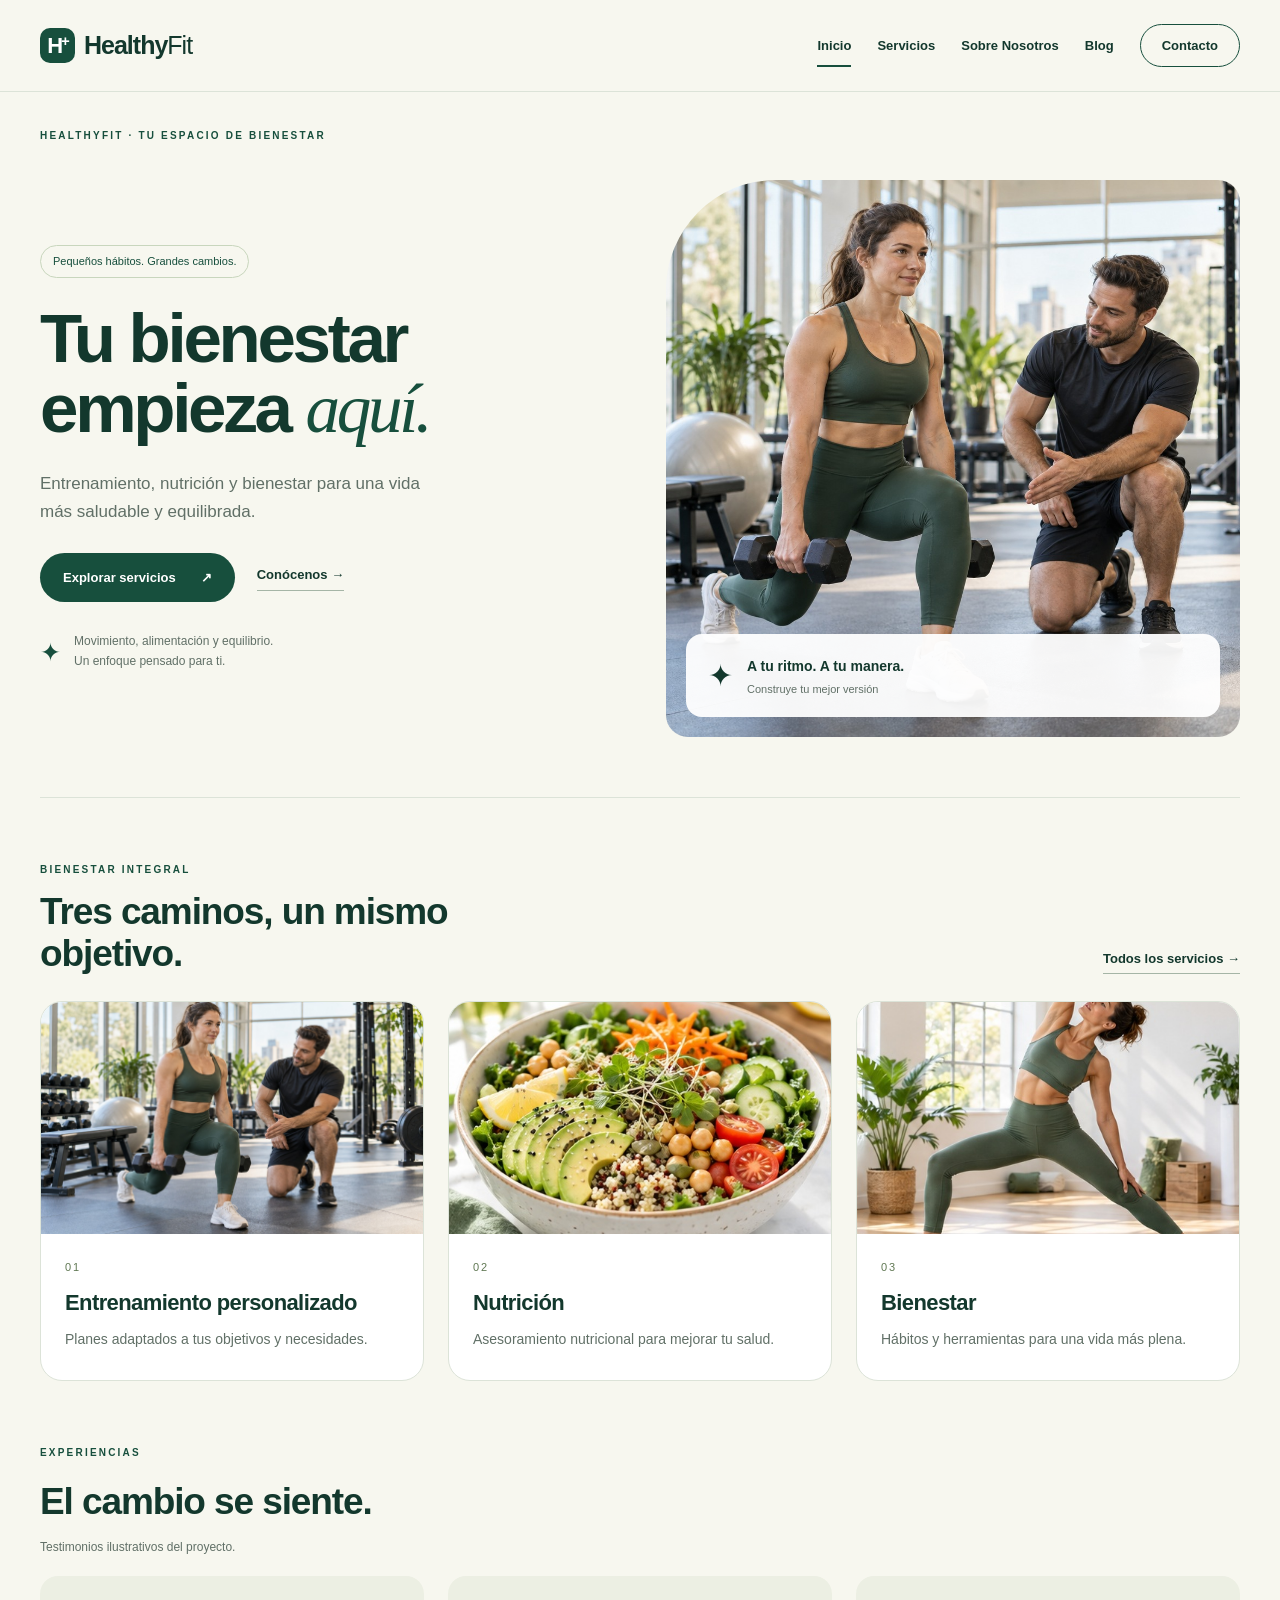
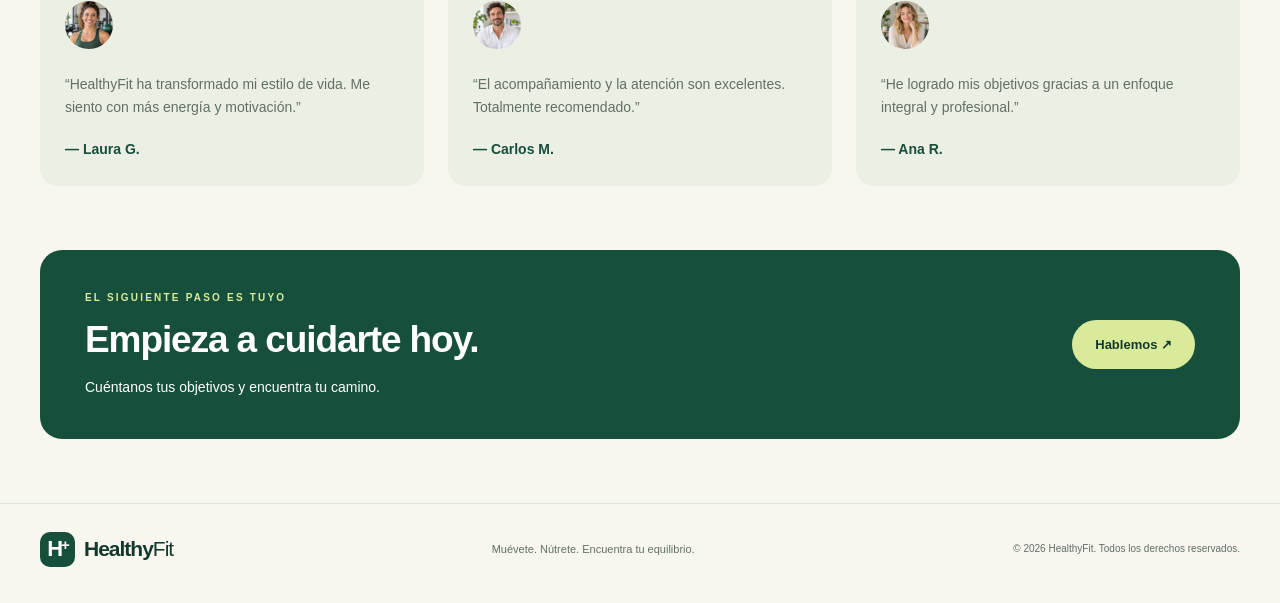
<file: index.html>
<!DOCTYPE html>
<html lang="es">
    <head>
        <meta charset="UTF-8"/>
        <meta content="width=device-width, initial-scale=1.0" name="viewport"/>
        <title>Inicio | HealthyFit</title>
        <meta content="#176449" name="theme-color"/>
        <meta content="HealthyFit: entrenamiento personalizado, nutrición y bienestar para una vida equilibrada." name="description"/>
        <link href="estilos.css" rel="stylesheet"/>
    </head>
    <body class="page-index">
        <a class="skip" href="#contenido">Saltar al contenido</a>
        <header>
            <a class="logo" href="index.html"><span aria-hidden="true" class="brand-icon">H<span>+</span></span>Healthy<span class="brand-light">Fit</span></a>
            <button aria-controls="menu-principal" aria-expanded="false" class="menu-toggle" hidden="">Menú <span aria-hidden="true">☰</span></button>
            <nav aria-label="Navegación principal" id="menu-principal">
                <a aria-current="page" href="index.html">Inicio</a>
                <a href="servicios.html">Servicios</a>
                <a href="nosotros.html">Sobre Nosotros</a>
                <a href="blog.html">Blog</a>
                <a href="contacto.html">Contacto</a>
            </nav>
        </header>
        <main id="contenido">
            <p class="eyebrow">HEALTHYFIT · TU ESPACIO DE BIENESTAR</p>
            <section class="hero">
                <div>
                    <span class="pill">Pequeños hábitos. Grandes cambios.</span>
                    <h1>Tu bienestar<br/>empieza <em>aquí.</em></h1>
                    <p>Entrenamiento, nutrición y bienestar para una vida más saludable y equilibrada.</p>
                    <div class="hero-actions">
                        <a class="button" href="servicios.html">Explorar servicios <span aria-hidden="true">↗</span></a>
                        <a class="text-link" href="nosotros.html">Conócenos →</a>
                    </div>
                    <div class="hero-note">
                        <span aria-hidden="true">✦</span>
                        Movimiento, alimentación y equilibrio.
                        <br/>
                        Un enfoque pensado para ti.
                    </div>
                </div>
                <div class="hero-visual">
                    <img alt="Entrenamiento HealthyFit" class="site-photo" src="imagenes/entrenamiento.jpg"/>
                    <div class="image-caption">
                        <span aria-hidden="true">✦</span>
                        <div>
                            <strong>A tu ritmo. A tu manera.</strong>
                            <small>Construye tu mejor versión</small>
                        </div>
                    </div>
                </div>
            </section>
            <section>
                <div class="section-heading">
                    <div>
                        <p class="eyebrow">BIENESTAR INTEGRAL</p>
                        <h2>Tres caminos, un mismo objetivo.</h2>
                    </div>
                    <a class="text-link" href="servicios.html">Todos los servicios →</a>
                </div>
                <div class="grid three">
                    <article class="card">
                        <img alt="Entrenamiento personalizado" class="site-photo" loading="lazy" src="imagenes/entrenamiento.jpg"/>
                        <div class="card-body">
                            <span class="card-number">01</span>
                            <h3>Entrenamiento personalizado</h3>
                            <p>Planes adaptados a tus objetivos y necesidades.</p>
                        </div>
                    </article>
                    <article class="card">
                        <img alt="Nutrición" class="site-photo" loading="lazy" src="imagenes/nutricion.jpg"/>
                        <div class="card-body">
                            <span class="card-number">02</span>
                            <h3>Nutrición</h3>
                            <p>Asesoramiento nutricional para mejorar tu salud.</p>
                        </div>
                    </article>
                    <article class="card">
                        <img alt="Bienestar" class="site-photo" loading="lazy" src="imagenes/bienestar.jpg"/>
                        <div class="card-body">
                            <span class="card-number">03</span>
                            <h3>Bienestar</h3>
                            <p>Hábitos y herramientas para una vida más plena.</p>
                        </div>
                    </article>
                </div>
            </section>
            <section>
                <p class="eyebrow">EXPERIENCIAS</p>
                <h2>El cambio se siente.</h2>
                <p class="small-note">Testimonios ilustrativos del proyecto.</p>
                <div class="grid three">
                    <article class="quote">
                        <img alt="Retrato ilustrativo" class="avatar testimonial-photo" loading="lazy" src="imagenes/entrenadora.jpg"/>
                        <p>“HealthyFit ha transformado mi estilo de vida. Me siento con más energía y motivación.”</p>
                        <p>— Laura G.</p>
                    </article>
                    <article class="quote">
                        <img alt="Retrato ilustrativo" class="avatar testimonial-photo" loading="lazy" src="imagenes/nutricionista.jpg"/>
                        <p>“El acompañamiento y la atención son excelentes. Totalmente recomendado.”</p>
                        <p>— Carlos M.</p>
                    </article>
                    <article class="quote">
                        <img alt="Retrato ilustrativo" class="avatar testimonial-photo" loading="lazy" src="imagenes/psicologa.jpg"/>
                        <p>“He logrado mis objetivos gracias a un enfoque integral y profesional.”</p>
                        <p>— Ana R.</p>
                    </article>
                </div>
            </section>
            <section class="cta">
                <div>
                    <p class="eyebrow">EL SIGUIENTE PASO ES TUYO</p>
                    <h2>Empieza a cuidarte hoy.</h2>
                    <p>Cuéntanos tus objetivos y encuentra tu camino.</p>
                </div>
                <a class="button light" href="contacto.html">Hablemos ↗</a>
            </section>
        </main>
        <footer>
            <a class="logo" href="index.html"><span aria-hidden="true" class="brand-icon">H<span>+</span></span>Healthy<span class="brand-light">Fit</span></a>
            <p class="footer-tagline">Muévete. Nútrete. Encuentra tu equilibrio.</p>
            <small>© 2026 HealthyFit. Todos los derechos reservados.</small>
        </footer>
        <script src="script.js">
</script>
    </body>
</html>
</file>
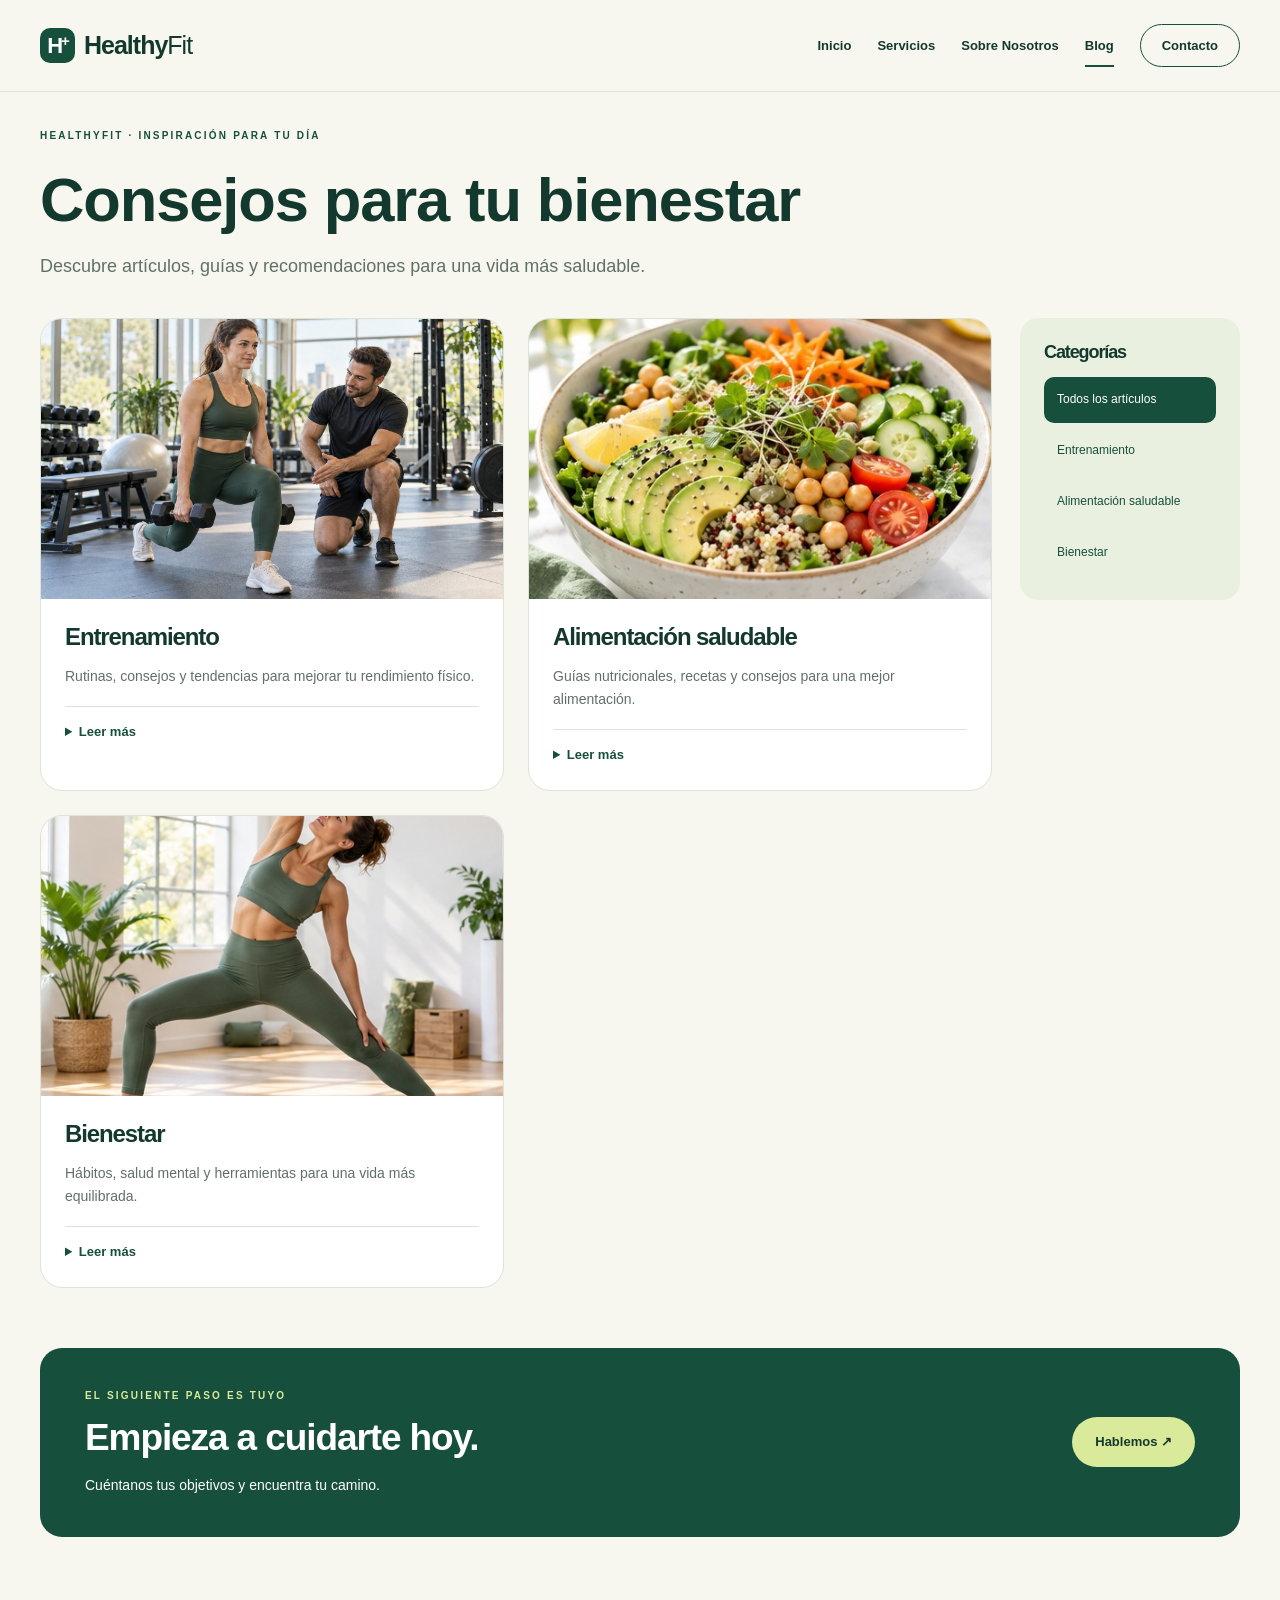
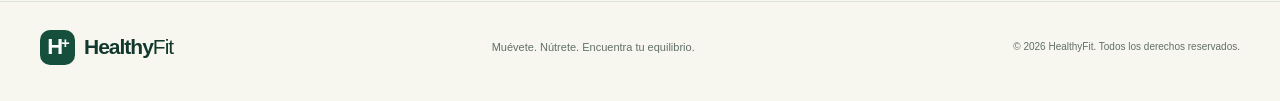
<file: blog.html>
<!DOCTYPE html>
<html lang="es">
    <head>
        <meta charset="UTF-8"/>
        <meta content="width=device-width, initial-scale=1.0" name="viewport"/>
        <title>Blog | HealthyFit</title>
        <meta content="#176449" name="theme-color"/>
        <meta content="HealthyFit: entrenamiento personalizado, nutrición y bienestar para una vida equilibrada." name="description"/>
        <link href="estilos.css" rel="stylesheet"/>
    </head>
    <body class="page-blog">
        <a class="skip" href="#contenido">Saltar al contenido</a>
        <header>
            <a class="logo" href="index.html"><span aria-hidden="true" class="brand-icon">H<span>+</span></span>Healthy<span class="brand-light">Fit</span></a>
            <button aria-controls="menu-principal" aria-expanded="false" class="menu-toggle" hidden="">Menú <span aria-hidden="true">☰</span></button>
            <nav aria-label="Navegación principal" id="menu-principal">
                <a href="index.html">Inicio</a>
                <a href="servicios.html">Servicios</a>
                <a href="nosotros.html">Sobre Nosotros</a>
                <a aria-current="page" href="blog.html">Blog</a>
                <a href="contacto.html">Contacto</a>
            </nav>
        </header>
        <main id="contenido">
            <p class="eyebrow">HEALTHYFIT · INSPIRACIÓN PARA TU DÍA</p>
            <h1>Consejos para tu bienestar</h1>
            <p>Descubre artículos, guías y recomendaciones para una vida más saludable.</p>
            <div class="blog-layout">
                <section class="grid three">
                    <article class="card">
                        <img alt="Entrenamiento" class="site-photo" loading="lazy" src="imagenes/entrenamiento.jpg"/>
                        <div class="card-body">
                            <h2>Entrenamiento</h2>
                            <p>Rutinas, consejos y tendencias para mejorar tu rendimiento físico.</p>
                            <details>
                                <summary>Leer más</summary>
                                <p>Empieza con una rutina adaptada a tu nivel y aumenta la actividad de forma progresiva. La constancia y la orientación profesional te ayudan a mantener hábitos.</p>
                            </details>
                        </div>
                    </article>
                    <article class="card">
                        <img alt="Alimentación saludable" class="site-photo" loading="lazy" src="imagenes/nutricion.jpg"/>
                        <div class="card-body">
                            <h2>Alimentación saludable</h2>
                            <p>Guías nutricionales, recetas y consejos para una mejor alimentación.</p>
                            <details>
                                <summary>Leer más</summary>
                                <p>Planifica tus comidas y organiza tu compra semanal. Una asesoría nutricional puede ayudarte a adaptar tu alimentación a tus necesidades.</p>
                            </details>
                        </div>
                    </article>
                    <article class="card">
                        <img alt="Bienestar" class="site-photo" loading="lazy" src="imagenes/bienestar.jpg"/>
                        <div class="card-body">
                            <h2>Bienestar</h2>
                            <p>Hábitos, salud mental y herramientas para una vida más equilibrada.</p>
                            <details>
                                <summary>Leer más</summary>
                                <p>Reserva momentos para descansar y disfrutar de actividades que te gusten. Una pausa también forma parte del cuidado personal.</p>
                            </details>
                        </div>
                    </article>
                </section>
                <aside class="categories">
                    <h2>Categorías</h2>
                    <button class="selected" data-filter="all">Todos los artículos</button>
                    <button data-filter="0">Entrenamiento</button>
                    <button data-filter="1">Alimentación saludable</button>
                    <button data-filter="2">Bienestar</button>
                </aside>
            </div>
            <section class="cta">
                <div>
                    <p class="eyebrow">EL SIGUIENTE PASO ES TUYO</p>
                    <h2>Empieza a cuidarte hoy.</h2>
                    <p>Cuéntanos tus objetivos y encuentra tu camino.</p>
                </div>
                <a class="button light" href="contacto.html">Hablemos ↗</a>
            </section>
        </main>
        <footer>
            <a class="logo" href="index.html"><span aria-hidden="true" class="brand-icon">H<span>+</span></span>Healthy<span class="brand-light">Fit</span></a>
            <p class="footer-tagline">Muévete. Nútrete. Encuentra tu equilibrio.</p>
            <small>© 2026 HealthyFit. Todos los derechos reservados.</small>
        </footer>
        <script src="script.js">
</script>
    </body>
</html>
</file>
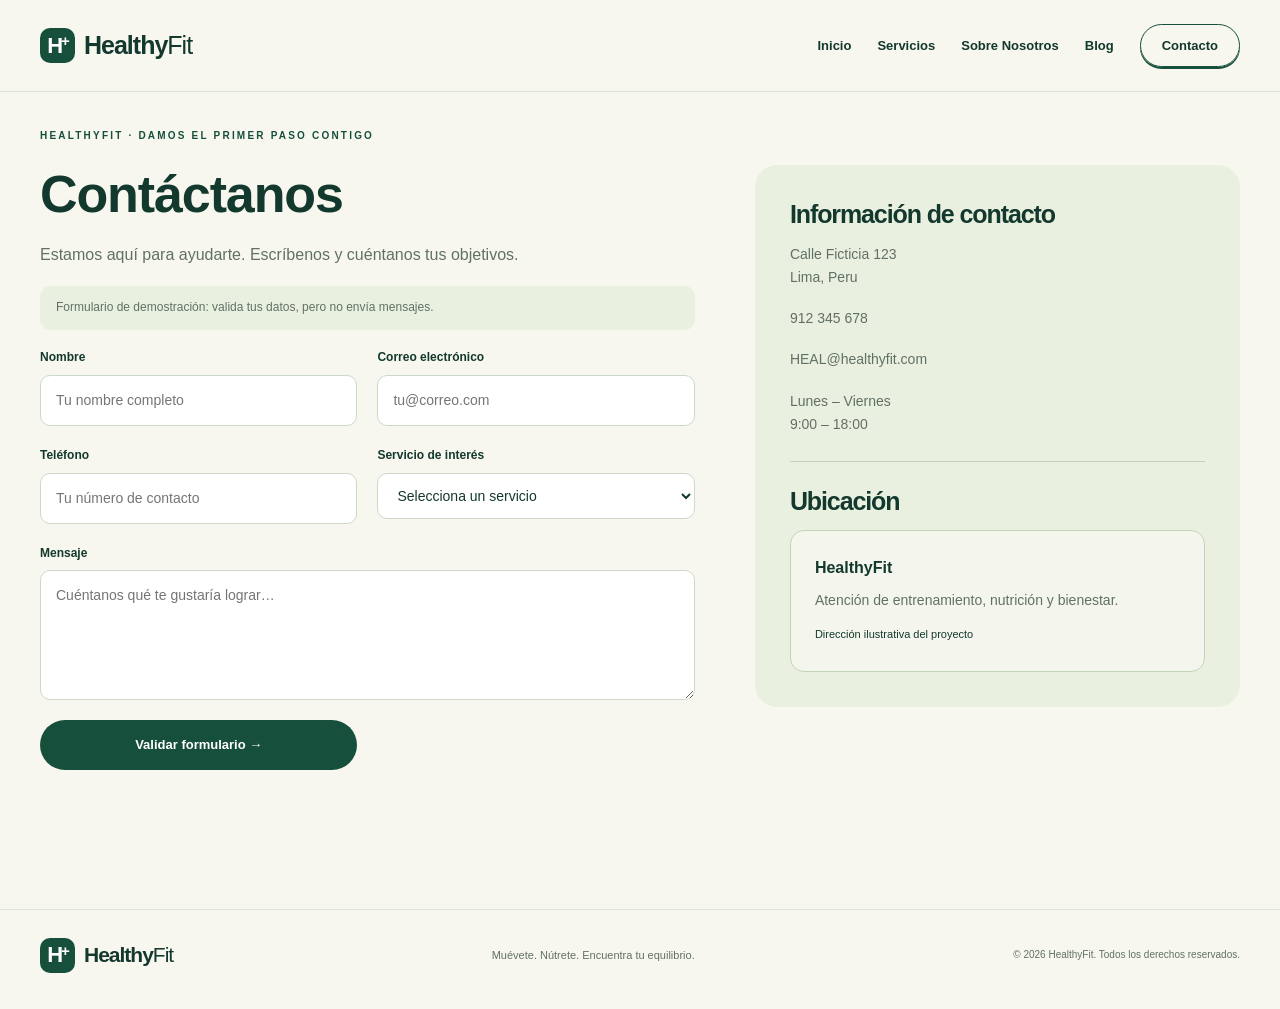
<file: contacto.html>
<!DOCTYPE html>
<html lang="es">
    <head>
        <meta charset="UTF-8"/>
        <meta content="width=device-width, initial-scale=1.0" name="viewport"/>
        <title>Contacto | HealthyFit</title>
        <meta content="#176449" name="theme-color"/>
        <meta content="HealthyFit: entrenamiento personalizado, nutrición y bienestar para una vida equilibrada." name="description"/>
        <link href="estilos.css" rel="stylesheet"/>
    </head>
    <body class="page-contacto">
        <a class="skip" href="#contenido">Saltar al contenido</a>
        <header>
            <a class="logo" href="index.html"><span aria-hidden="true" class="brand-icon">H<span>+</span></span>Healthy<span class="brand-light">Fit</span></a>
            <button aria-controls="menu-principal" aria-expanded="false" class="menu-toggle" hidden="">Menú <span aria-hidden="true">☰</span></button>
            <nav aria-label="Navegación principal" id="menu-principal">
                <a href="index.html">Inicio</a>
                <a href="servicios.html">Servicios</a>
                <a href="nosotros.html">Sobre Nosotros</a>
                <a href="blog.html">Blog</a>
                <a aria-current="page" href="contacto.html">Contacto</a>
            </nav>
        </header>
        <main id="contenido">
            <p class="eyebrow">HEALTHYFIT · DAMOS EL PRIMER PASO CONTIGO</p>
            <div class="contact-layout">
                <section>
                    <h1>Contáctanos</h1>
                    <p>Estamos aquí para ayudarte. Escríbenos y cuéntanos tus objetivos.</p>
                    <p class="form-note">Formulario de demostración: valida tus datos, pero no envía mensajes.</p>
                    <form action="#" class="fullform" method="post">
                        <div class="field">
                            <label for="nombre">Nombre</label>
                            <input autocomplete="name" id="nombre" name="nombre" placeholder="Tu nombre completo" required="" type="text"/>
                        </div>
                        <div class="field">
                            <label for="correo">Correo electrónico</label>
                            <input autocomplete="email" id="correo" name="correo" placeholder="tu@correo.com" required="" type="email"/>
                        </div>
                        <div class="field">
                            <label for="telefono">Teléfono</label>
                            <input autocomplete="tel" id="telefono" name="telefono" placeholder="Tu número de contacto" required="" type="tel"/>
                        </div>
                        <div class="field">
                            <label for="servicio">Servicio de interés</label>
                            <select id="servicio" name="servicio"><option value="">Selecciona un servicio</option>Entrenamiento personalizado<option value="nutricion">Nutrición</option><option value="bienestar">Bienestar</option></select>
                        </div>
                        <div class="field">
                            <label for="mensaje">Mensaje</label>
                            <textarea id="mensaje" name="mensaje" placeholder="Cuéntanos qué te gustaría lograr…" required="" rows="4"></textarea>
                        </div>
                        <button type="submit">Validar formulario →</button>
                        <p class="status" role="status"></p>
                    </form>
                </section>
                <aside class="contact-info">
                    <h2>Información de contacto</h2>
                    <p>Calle Ficticia 123<br/>Lima, Peru</p>
                    <p>912 345 678</p>
                    <p>HEAL@healthyfit.com</p>
                    <p>Lunes – Viernes<br/>9:00 – 18:00</p>
                    <hr/>
                    <h2>Ubicación</h2>
                    <div class="location-panel">
                        <strong>HealthyFit</strong>
                        <p>Atención de entrenamiento, nutrición y bienestar.</p>
                        <small>Dirección ilustrativa del proyecto</small>
                    </div>
                </aside>
            </div>
        </main>
        <footer>
            <a class="logo" href="index.html"><span aria-hidden="true" class="brand-icon">H<span>+</span></span>Healthy<span class="brand-light">Fit</span></a>
            <p class="footer-tagline">Muévete. Nútrete. Encuentra tu equilibrio.</p>
            <small>© 2026 HealthyFit. Todos los derechos reservados.</small>
        </footer>
        <script src="script.js">
</script>
    </body>
</html>
</file>
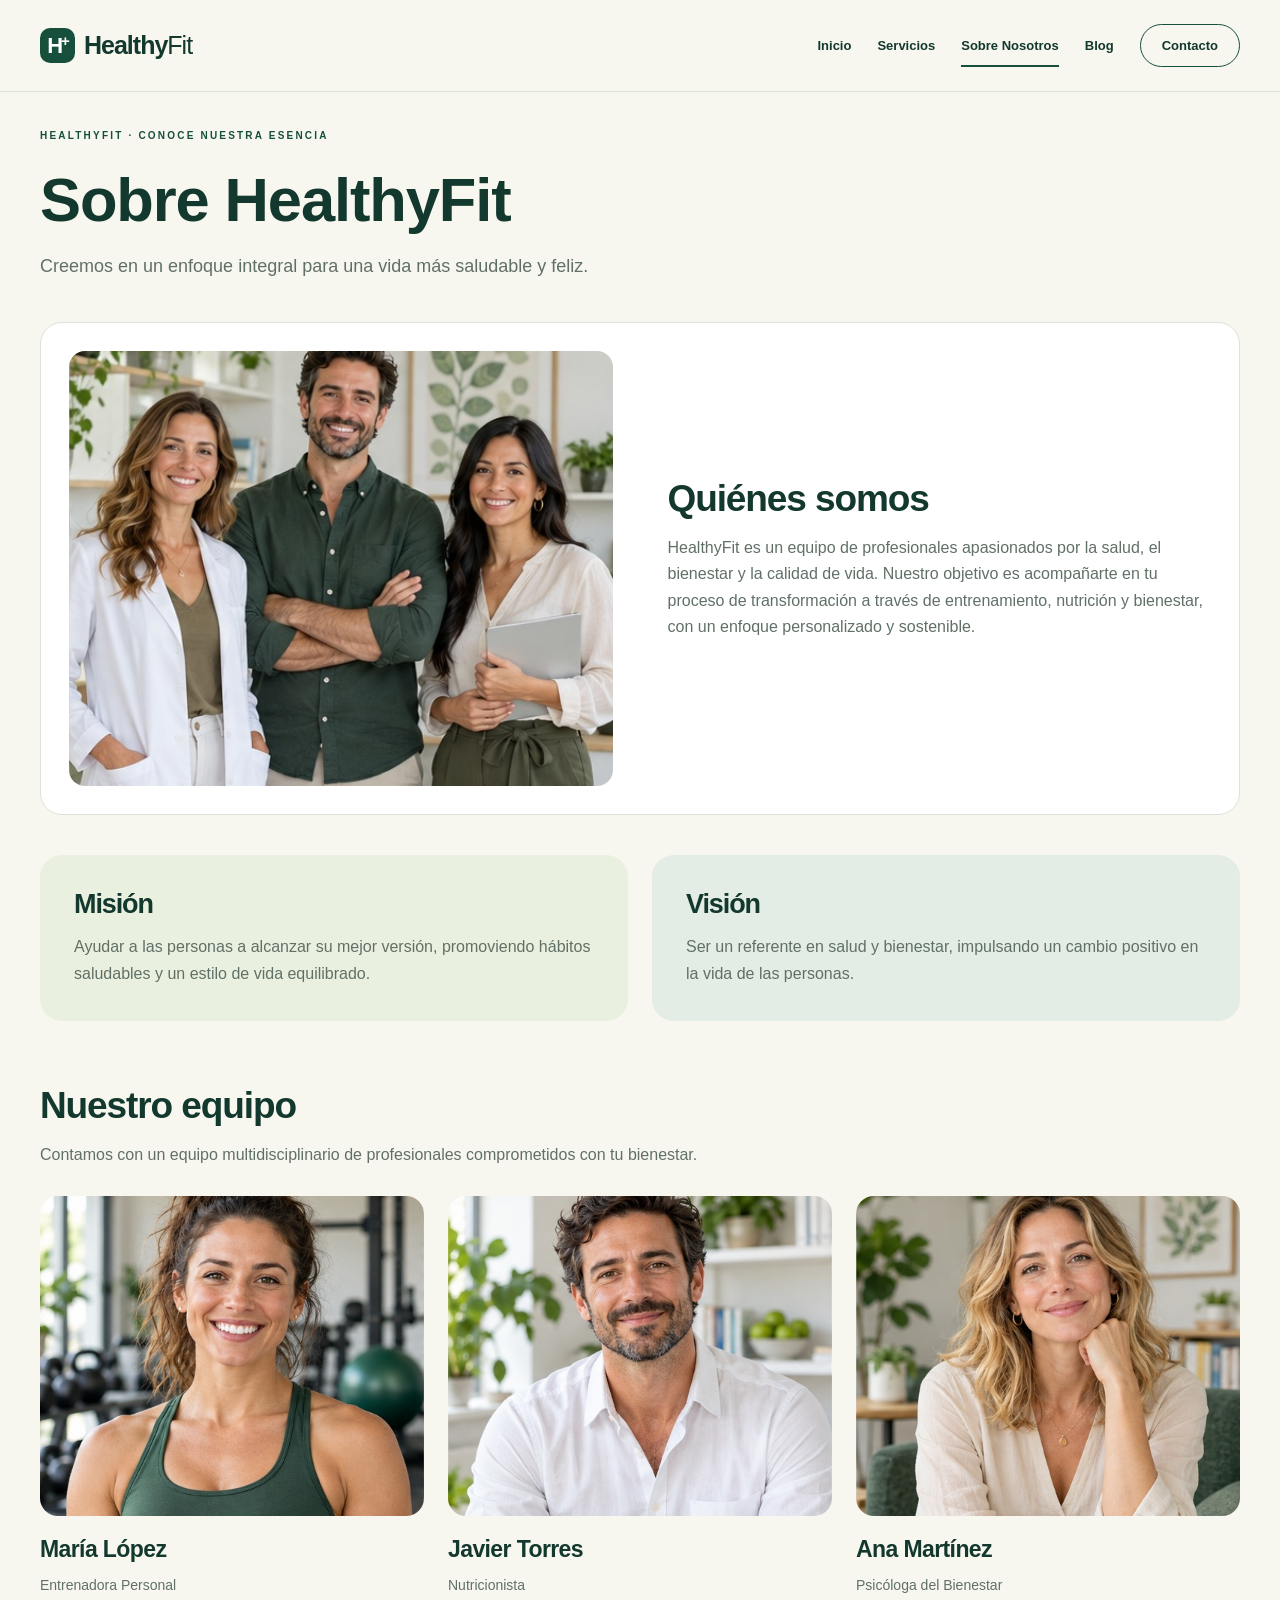
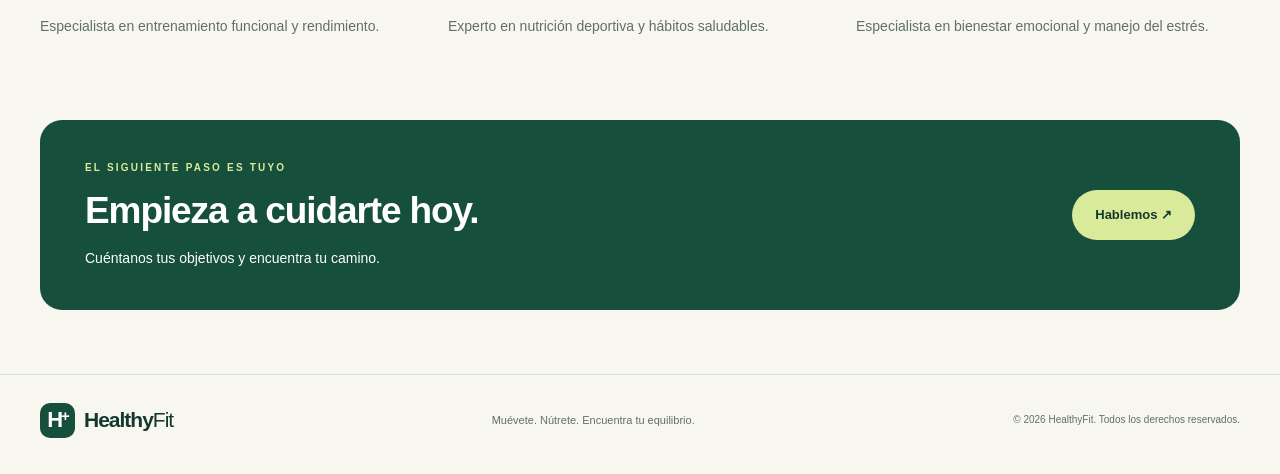
<file: nosotros.html>
<!DOCTYPE html>
<html lang="es">
    <head>
        <meta charset="UTF-8"/>
        <meta content="width=device-width, initial-scale=1.0" name="viewport"/>
        <title>Sobre Nosotros | HealthyFit</title>
        <meta content="#176449" name="theme-color"/>
        <meta content="HealthyFit: entrenamiento personalizado, nutrición y bienestar para una vida equilibrada." name="description"/>
        <link href="estilos.css" rel="stylesheet"/>
    </head>
    <body class="page-nosotros">
        <a class="skip" href="#contenido">Saltar al contenido</a>
        <header>
            <a class="logo" href="index.html"><span aria-hidden="true" class="brand-icon">H<span>+</span></span>Healthy<span class="brand-light">Fit</span></a>
            <button aria-controls="menu-principal" aria-expanded="false" class="menu-toggle" hidden="">Menú <span aria-hidden="true">☰</span></button>
            <nav aria-label="Navegación principal" id="menu-principal">
                <a href="index.html">Inicio</a>
                <a href="servicios.html">Servicios</a>
                <a aria-current="page" href="nosotros.html">Sobre Nosotros</a>
                <a href="blog.html">Blog</a>
                <a href="contacto.html">Contacto</a>
            </nav>
        </header>
        <main id="contenido">
            <p class="eyebrow">HEALTHYFIT · CONOCE NUESTRA ESENCIA</p>
            <h1>Sobre HealthyFit</h1>
            <p>Creemos en un enfoque integral para una vida más saludable y feliz.</p>
            <section class="about-row">
                <img alt="Imagen del equipo" class="site-photo" loading="lazy" src="imagenes/equipo.jpg"/>
                <div>
                    <h2>Quiénes somos</h2>
                    <p>HealthyFit es un equipo de profesionales apasionados por la salud, el bienestar y la calidad de vida. Nuestro objetivo es acompañarte en tu proceso de transformación a través de entrenamiento, nutrición y bienestar, con un enfoque personalizado y sostenible.</p>
                </div>
            </section>
            <section class="grid two">
                <article class="soft">
                    <h2>Misión</h2>
                    <p>Ayudar a las personas a alcanzar su mejor versión, promoviendo hábitos saludables y un estilo de vida equilibrado.</p>
                </article>
                <article class="soft">
                    <h2>Visión</h2>
                    <p>Ser un referente en salud y bienestar, impulsando un cambio positivo en la vida de las personas.</p>
                </article>
            </section>
            <section class="team">
                <h2>Nuestro equipo</h2>
                <p>Contamos con un equipo multidisciplinario de profesionales comprometidos con tu bienestar.</p>
                <div class="grid three">
                    <article>
                        <img alt="Retrato ilustrativo del equipo" class="team-photo" loading="lazy" src="imagenes/entrenadora.jpg"/>
                        <h3>María López</h3>
                        <p>Entrenadora Personal</p>
                        <p>Especialista en entrenamiento funcional y rendimiento.</p>
                    </article>
                    <article>
                        <img alt="Retrato ilustrativo del equipo" class="team-photo" loading="lazy" src="imagenes/nutricionista.jpg"/>
                        <h3>Javier Torres</h3>
                        <p>Nutricionista</p>
                        <p>Experto en nutrición deportiva y hábitos saludables.</p>
                    </article>
                    <article>
                        <img alt="Retrato ilustrativo del equipo" class="team-photo" loading="lazy" src="imagenes/psicologa.jpg"/>
                        <h3>Ana Martínez</h3>
                        <p>Psicóloga del Bienestar</p>
                        <p>Especialista en bienestar emocional y manejo del estrés.</p>
                    </article>
                </div>
            </section>
            <section class="cta">
                <div>
                    <p class="eyebrow">EL SIGUIENTE PASO ES TUYO</p>
                    <h2>Empieza a cuidarte hoy.</h2>
                    <p>Cuéntanos tus objetivos y encuentra tu camino.</p>
                </div>
                <a class="button light" href="contacto.html">Hablemos ↗</a>
            </section>
        </main>
        <footer>
            <a class="logo" href="index.html"><span aria-hidden="true" class="brand-icon">H<span>+</span></span>Healthy<span class="brand-light">Fit</span></a>
            <p class="footer-tagline">Muévete. Nútrete. Encuentra tu equilibrio.</p>
            <small>© 2026 HealthyFit. Todos los derechos reservados.</small>
        </footer>
        <script src="script.js">
</script>
    </body>
</html>
</file>
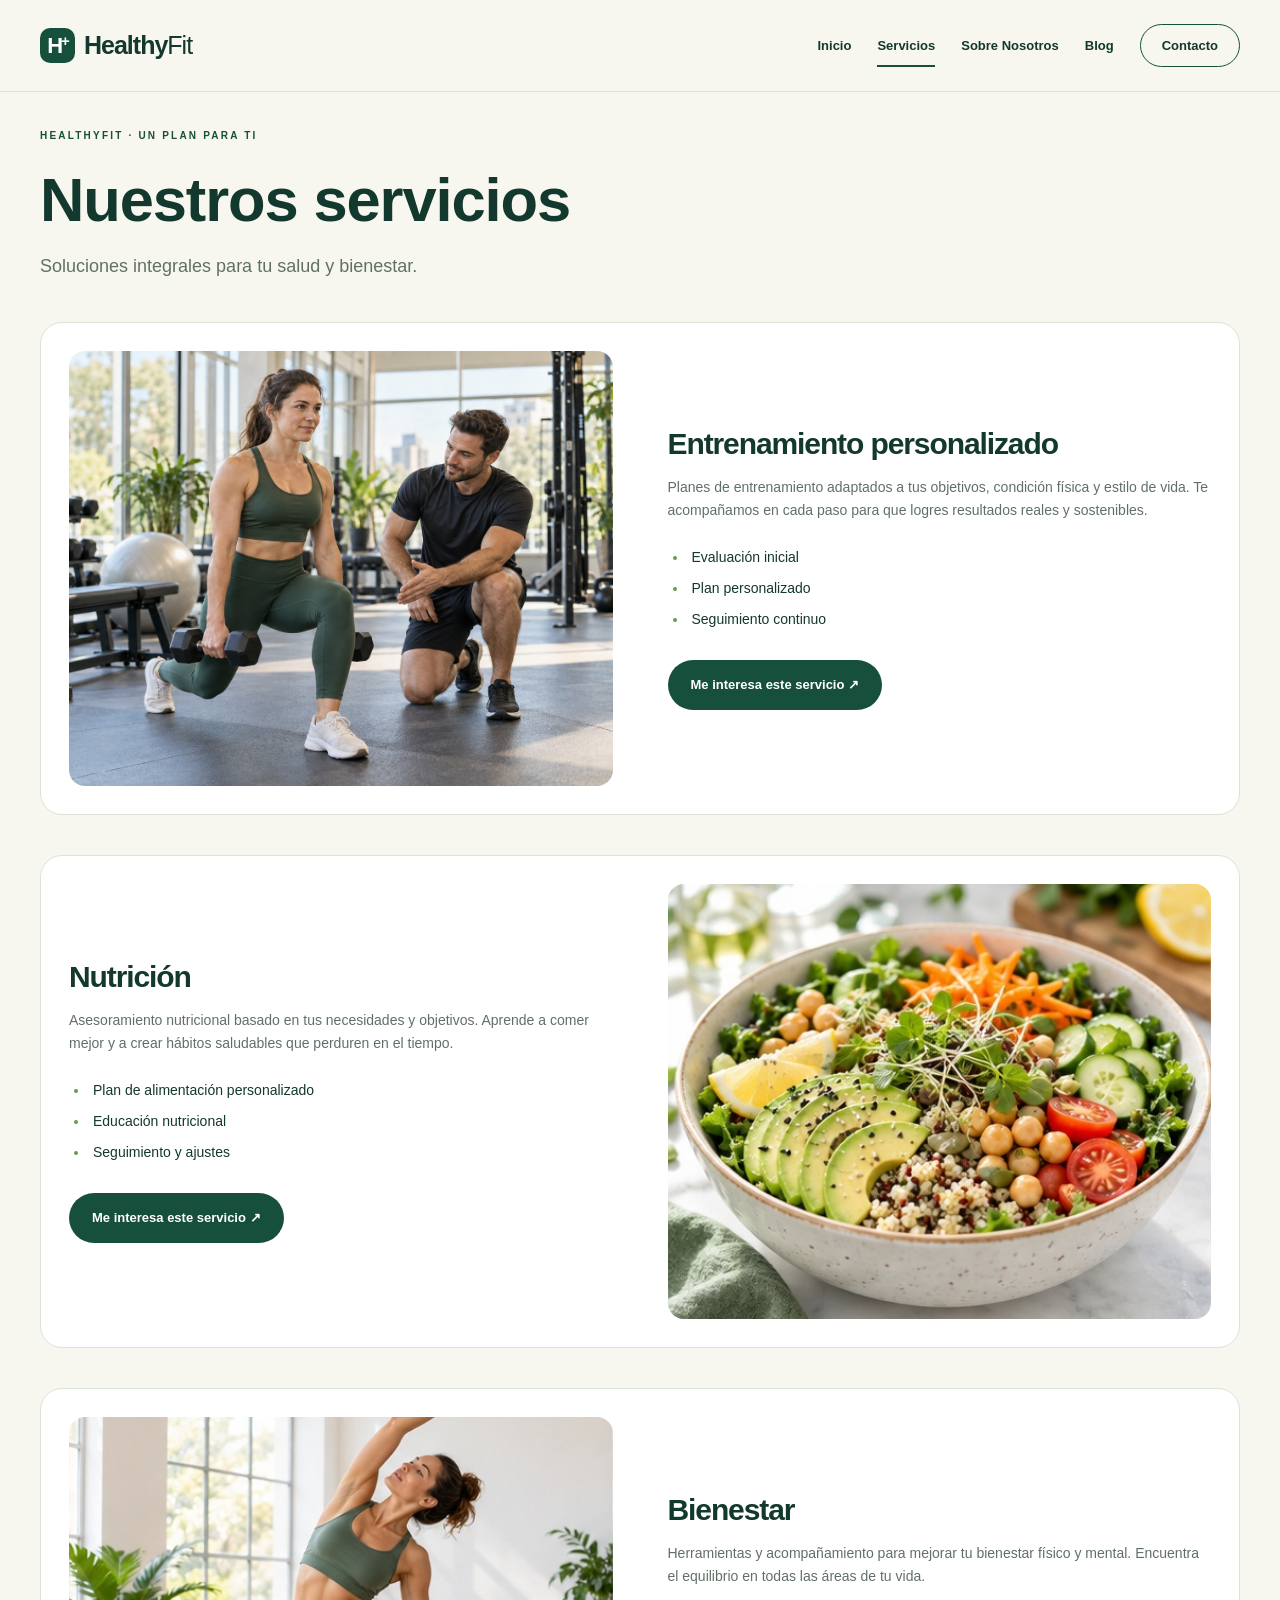
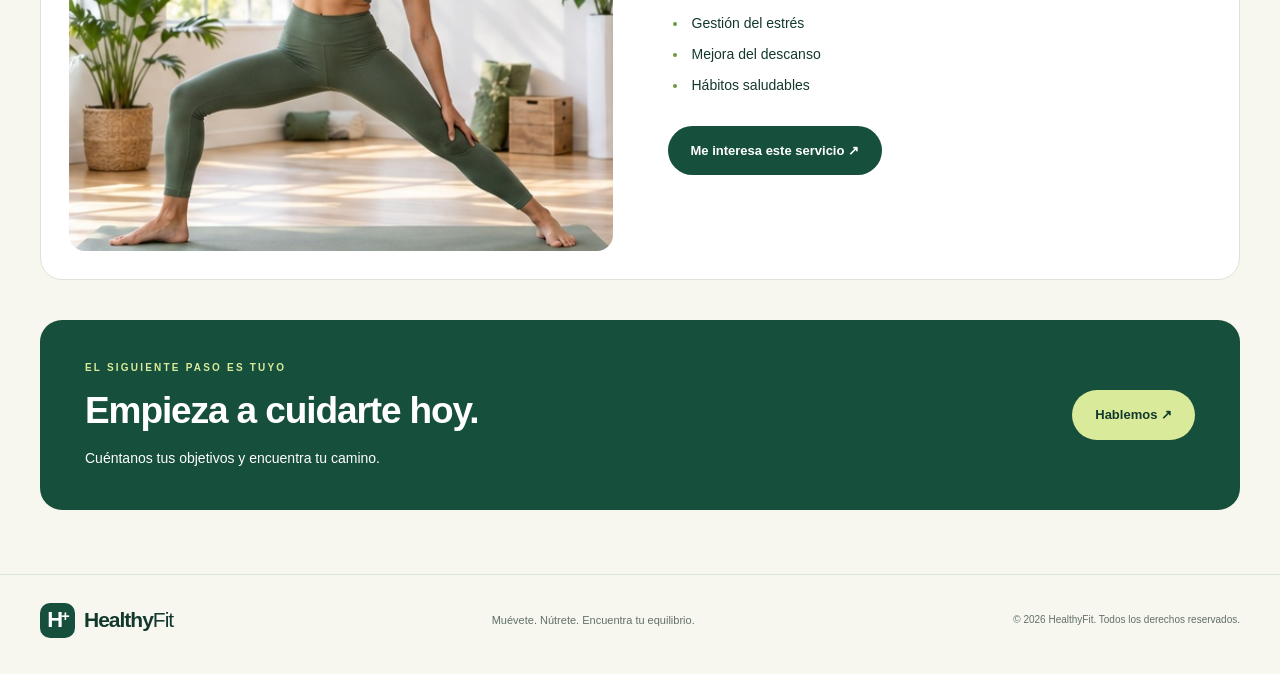
<file: servicios.html>
<!DOCTYPE html>
<html lang="es">
    <head>
        <meta charset="UTF-8"/>
        <meta content="width=device-width, initial-scale=1.0" name="viewport"/>
        <title>Servicios | HealthyFit</title>
        <meta content="#176449" name="theme-color"/>
        <meta content="HealthyFit: entrenamiento personalizado, nutrición y bienestar para una vida equilibrada." name="description"/>
        <link href="estilos.css" rel="stylesheet"/>
    </head>
    <body class="page-servicios">
        <a class="skip" href="#contenido">Saltar al contenido</a>
        <header>
            <a class="logo" href="index.html"><span aria-hidden="true" class="brand-icon">H<span>+</span></span>Healthy<span class="brand-light">Fit</span></a>
            <button aria-controls="menu-principal" aria-expanded="false" class="menu-toggle" hidden="">Menú <span aria-hidden="true">☰</span></button>
            <nav aria-label="Navegación principal" id="menu-principal">
                <a href="index.html">Inicio</a>
                <a aria-current="page" href="servicios.html">Servicios</a>
                <a href="nosotros.html">Sobre Nosotros</a>
                <a href="blog.html">Blog</a>
                <a href="contacto.html">Contacto</a>
            </nav>
        </header>
        <main id="contenido">
            <p class="eyebrow">HEALTHYFIT · UN PLAN PARA TI</p>
            <h1>Nuestros servicios</h1>
            <p>Soluciones integrales para tu salud y bienestar.</p>
            <article class="service-row" id="entrenamiento">
                <img alt="Entrenamiento personalizado" class="site-photo" loading="lazy" src="imagenes/entrenamiento.jpg"/>
                <div>
                    <h2>Entrenamiento personalizado</h2>
                    <p>Planes de entrenamiento adaptados a tus objetivos, condición física y estilo de vida. Te acompañamos en cada paso para que logres resultados reales y sostenibles.</p>
                    <ul>
                        <li>Evaluación inicial</li>
                        <li>Plan personalizado</li>
                        <li>Seguimiento continuo</li>
                    </ul>
                    <a class="button" href="contacto.html?servicio=entrenamiento">Me interesa este servicio ↗</a>
                </div>
            </article>
            <article class="service-row" id="nutricion">
                <img alt="Nutrición" class="site-photo" loading="lazy" src="imagenes/nutricion.jpg"/>
                <div>
                    <h2>Nutrición</h2>
                    <p>Asesoramiento nutricional basado en tus necesidades y objetivos. Aprende a comer mejor y a crear hábitos saludables que perduren en el tiempo.</p>
                    <ul>
                        <li>Plan de alimentación personalizado</li>
                        <li>Educación nutricional</li>
                        <li>Seguimiento y ajustes</li>
                    </ul>
                    <a class="button" href="contacto.html?servicio=nutricion">Me interesa este servicio ↗</a>
                </div>
            </article>
            <article class="service-row" id="bienestar">
                <img alt="Bienestar" class="site-photo" loading="lazy" src="imagenes/bienestar.jpg"/>
                <div>
                    <h2>Bienestar</h2>
                    <p>Herramientas y acompañamiento para mejorar tu bienestar físico y mental. Encuentra el equilibrio en todas las áreas de tu vida.</p>
                    <ul>
                        <li>Gestión del estrés</li>
                        <li>Mejora del descanso</li>
                        <li>Hábitos saludables</li>
                    </ul>
                    <a class="button" href="contacto.html?servicio=bienestar">Me interesa este servicio ↗</a>
                </div>
            </article>
            <section class="cta">
                <div>
                    <p class="eyebrow">EL SIGUIENTE PASO ES TUYO</p>
                    <h2>Empieza a cuidarte hoy.</h2>
                    <p>Cuéntanos tus objetivos y encuentra tu camino.</p>
                </div>
                <a class="button light" href="contacto.html">Hablemos ↗</a>
            </section>
        </main>
        <footer>
            <a class="logo" href="index.html"><span aria-hidden="true" class="brand-icon">H<span>+</span></span>Healthy<span class="brand-light">Fit</span></a>
            <p class="footer-tagline">Muévete. Nútrete. Encuentra tu equilibrio.</p>
            <small>© 2026 HealthyFit. Todos los derechos reservados.</small>
        </footer>
        <script src="script.js">
</script>
    </body>
</html>
</file>
<file: estilos.css>
:root {
    --green: #174f3d;
    --dark: #13382d;
    --lime: #d9eb9a;
    --cream: #f7f7ef;
    --muted: #617067;
    --line: #dce3d8;
    --white: #fff;
    --radius: 22px
}

* {
    box-sizing: border-box
}

html {
    scroll-behavior: smooth
}

body {
    margin: 0;
    background: var(--cream);
    color: var(--dark);
    font: 16px/1.65 Arial, Helvetica, sans-serif
}

a {
    color: inherit;
    text-decoration: none
}

button,
input,
textarea,
select {
    font: inherit
}

button,
a,
summary {
    -webkit-tap-highlight-color: transparent
}

a,
button,
summary {
    touch-action: manipulation
}

a:hover {
    color: var(--green)
}

header {
    display: flex;
    align-items: center;
    justify-content: space-between;
    gap: 28px;
    max-width: 1280px;
    margin: auto;
    padding: 24px 40px;
    border-bottom: 1px solid var(--line)
}

.logo {
    display: inline-flex;
    align-items: center;
    font-size: 25px;
    font-weight: 800;
    letter-spacing: -1px;
    white-space: nowrap
}

.brand-light {
    font-weight: 400
}

.brand-icon {
    position: relative;
    display: inline-flex;
    align-items: center;
    justify-content: center;
    width: 35px;
    height: 35px;
    margin-right: 9px;
    background: var(--green);
    color: white;
    border-radius: 10px;
    font-size: 22px;
    letter-spacing: -2px
}

.brand-icon span {
    font-size: 15px;
    align-self: flex-start;
    margin-top: 1px
}

nav {
    display: flex;
    gap: 26px;
    align-items: center
}

nav a {
    font-size: 13px;
    font-weight: 600;
    padding: 9px 0
}

nav a[aria-current] {
    box-shadow: 0 2px var(--green)
}

nav a:last-child {
    padding: 10px 21px;
    border: 1px solid var(--green);
    border-radius: 30px
}

main {
    max-width: 1280px;
    margin: auto;
    padding: 36px 40px 0;
    min-height: 75vh
}

h1,
h2,
h3,
p {
    margin: 0
}

h1,
h2,
h3 {
    line-height: 1.13;
    letter-spacing: -1.1px
}

h1 {
    font-size: clamp(36px, 4.8vw, 64px);
    max-width: 850px;
    margin-bottom: 18px
}

h2 {
    font-size: clamp(25px, 3vw, 37px);
    margin-bottom: 15px
}

h3 {
    font-size: 22px;
    letter-spacing: -.6px;
    margin-bottom: 12px
}

p {
    color: var(--muted);
    margin-bottom: 18px
}

main>p:not(.eyebrow) {
    font-size: 18px;
    max-width: 620px
}

section {
    margin-bottom: 64px
}

.eyebrow {
    font-size: 10px;
    font-weight: 800;
    letter-spacing: 2.2px;
    color: var(--green);
    margin-bottom: 20px
}

.hero {
    display: grid;
    grid-template-columns: 1fr 1fr;
    gap: 52px;
    align-items: center;
    padding: 15px 0 60px;
    border-bottom: 1px solid var(--line)
}

.hero h1 {
    font-size: clamp(44px, 5.4vw, 72px);
    letter-spacing: -3.3px;
    line-height: 1.02;
    margin: 25px 0
}

.hero h1 em {
    font-family: Georgia, serif;
    font-weight: 400;
    color: var(--green)
}

.pill {
    display: inline-block;
    border: 1px solid #c8d6bd;
    border-radius: 30px;
    padding: 6px 12px;
    font-size: 11px;
    color: var(--green)
}

.hero p {
    max-width: 410px;
    font-size: 17px
}

.hero-actions {
    display: flex;
    align-items: center;
    gap: 22px;
    flex-wrap: wrap;
    margin-top: 27px
}

.button,
button[type=submit] {
    display: inline-flex;
    gap: 25px;
    align-items: center;
    justify-content: center;
    padding: 14px 23px;
    border: 0;
    border-radius: 30px;
    background: var(--green);
    color: #fff;
    font-weight: 700;
    font-size: 13px;
    cursor: pointer;
    transition: background .2s, transform .2s
}

.button:hover,
button[type=submit]:hover {
    background: #246c53;
    color: #fff;
    transform: translateY(-2px)
}

.text-link {
    font-size: 13px;
    font-weight: 700;
    border-bottom: 1px solid #a5b5a6;
    padding-bottom: 4px
}

.hero-note {
    position: relative;
    font-size: 12px;
    color: var(--muted);
    padding-left: 34px;
    margin-top: 30px
}

.hero-note>span {
    position: absolute;
    left: 0;
    font-size: 25px;
    color: var(--green)
}

.hero-visual {
    position: relative;
    min-width: 0
}

.site-photo,
.team-photo {
    display: block;
    width: 100%;
    object-fit: cover;
    background: #e1e8d7
}

.hero .site-photo {
    aspect-ratio: 1.03;
    border-radius: 110px 22px 22px 22px
}

.image-caption {
    position: absolute;
    left: 20px;
    right: 20px;
    bottom: 20px;
    background: #fffffff0;
    display: flex;
    gap: 14px;
    align-items: center;
    padding: 17px 22px;
    border-radius: 16px
}

.image-caption>span {
    font-size: 30px
}

.image-caption strong {
    font-size: 14px
}

.image-caption small {
    display: block;
    font-size: 11px;
    color: var(--muted)
}

.section-heading {
    display: flex;
    align-items: end;
    justify-content: space-between;
    gap: 30px;
    margin-bottom: 27px
}

.section-heading h2 {
    max-width: 480px;
    margin: 0
}

.section-heading .eyebrow {
    margin-bottom: 12px
}

.grid {
    display: grid;
    gap: 24px
}

.three {
    grid-template-columns: repeat(3, minmax(0, 1fr))
}

.two {
    grid-template-columns: repeat(2, minmax(0, 1fr))
}

.card {
    border: 1px solid var(--line);
    border-radius: var(--radius);
    overflow: hidden;
    background: #fff;
    transition: transform .2s, box-shadow .2s
}

.card:hover {
    transform: translateY(-4px);
    box-shadow: 0 12px 30px #173d3010
}

.card .site-photo {
    aspect-ratio: 1.65
}

.card-body {
    padding: 24px
}

.card-body p {
    font-size: 14px;
    margin-bottom: 5px
}

.card-number {
    display: block;
    font-size: 11px;
    letter-spacing: 2px;
    color: #607853;
    margin-bottom: 15px
}

.quote {
    background: #ecefe3;
    padding: 25px;
    border-radius: 18px
}

.quote p {
    font-size: 14px
}

.quote p:last-child {
    font-weight: 700;
    color: var(--green);
    margin: 0
}

.avatar {
    width: 48px;
    height: 48px;
    object-fit: cover;
    border-radius: 50%;
    margin-bottom: 16px
}

.small-note {
    font-size: 12px
}

.cta {
    background: var(--green);
    border-radius: var(--radius);
    padding: 40px 45px;
    display: flex;
    justify-content: space-between;
    align-items: center;
    gap: 30px
}

.cta h2,
.cta p {
    color: #fff
}

.cta p:last-child {
    margin: 0;
    font-size: 14px
}

.cta .eyebrow {
    color: var(--lime);
    margin-bottom: 13px
}

.button.light {
    background: var(--lime);
    color: var(--dark);
    white-space: nowrap
}

footer {
    display: flex;
    align-items: center;
    justify-content: space-between;
    gap: 25px;
    max-width: 1280px;
    margin: auto;
    padding: 28px 40px 36px;
    border-top: 1px solid var(--line)
}

footer .logo {
    font-size: 21px
}

footer small {
    font-size: 10px;
    color: var(--muted)
}

.footer-tagline {
    font-size: 11px;
    margin: 0
}

.service-row,
.about-row {
    display: grid;
    grid-template-columns: 1fr 1fr;
    gap: 55px;
    align-items: center;
    margin: 40px 0;
    padding: 28px;
    background: #fff;
    border: 1px solid var(--line);
    border-radius: var(--radius)
}

.service-row .site-photo,
.about-row .site-photo {
    aspect-ratio: 1.25;
    border-radius: 16px
}

.service-row:nth-of-type(even)>img {
    order: 2
}

.service-row h2 {
    font-size: 30px
}

.service-row p,
.service-row li {
    font-size: 14px
}

.service-row ul {
    padding-left: 20px;
    margin: 20px 0 25px
}

.service-row li {
    padding: 4px
}

.service-row li::marker {
    color: #6e9845
}

.soft {
    padding: 34px;
    border-radius: var(--radius);
    background: #eaf0df
}

.soft:nth-child(2) {
    background: #e3ece5
}

.soft h2 {
    font-size: 27px
}

.soft p {
    margin: 0
}

.team-photo {
    aspect-ratio: 1.2;
    border-radius: 18px;
    margin-bottom: 20px
}

.team>p {
    margin-bottom: 28px
}

.team article p {
    font-size: 14px
}

.team h3 {
    font-size: 23px
}

.blog-layout {
    display: grid;
    grid-template-columns: 1fr 220px;
    gap: 28px;
    margin: 36px 0 60px
}

.blog-layout .three {
    grid-template-columns: repeat(2, minmax(0, 1fr));
    margin: 0
}

.blog-layout h2 {
    font-size: 24px
}

.categories {
    padding: 24px;
    background: #eaf0df;
    border-radius: 18px;
    height: fit-content
}

.categories h2 {
    font-size: 18px
}

.categories button {
    display: block;
    text-align: left;
    width: 100%;
    border: 0;
    background: none;
    color: var(--green);
    padding: 13px;
    border-radius: 10px;
    font-size: 12px;
    cursor: pointer;
    margin-top: 5px
}

.categories button.selected {
    background: var(--green);
    color: white
}

summary {
    cursor: pointer;
    color: var(--green);
    font-size: 13px;
    font-weight: 700;
    margin-top: 18px;
    padding-top: 14px;
    border-top: 1px solid var(--line)
}

details[open] p {
    margin-top: 15px
}

.contact-layout {
    display: grid;
    grid-template-columns: 1.35fr 1fr;
    gap: 60px;
    margin: 15px 0 55px
}

.contact-layout h1 {
    font-size: 52px
}

.form-note {
    font-size: 12px;
    background: #eaf0df;
    padding: 12px 16px;
    border-radius: 10px
}

.fullform {
    display: grid;
    grid-template-columns: 1fr 1fr;
    gap: 20px
}

.field {
    min-width: 0
}

.field:has(textarea),
.status {
    grid-column: 1/-1
}

label {
    display: block;
    font-size: 12px;
    font-weight: 700;
    margin-bottom: 7px
}

input,
textarea,
select {
    display: block;
    width: 100%;
    padding: 13px 15px;
    background: white;
    border: 1px solid #cdd8ca;
    border-radius: 10px;
    color: var(--dark);
    font-size: 14px
}

textarea {
    resize: vertical;
    min-height: 130px
}

.status {
    font-size: 13px;
    margin: 0
}

.contact-info {
    padding: 35px;
    border-radius: var(--radius);
    background: #eaf0df;
    height: fit-content
}

.contact-info h2 {
    font-size: 25px
}

.contact-info p {
    font-size: 14px
}

.location-panel {
    padding: 24px;
    border: 1px solid #c4d3b6;
    border-radius: 14px;
    background: #f4f6ed
}

.location-panel small {
    font-size: 11px
}

.location-panel p {
    margin: 8px 0
}

hr {
    border: 0;
    border-top: 1px solid #c4d3b6;
    margin: 25px 0
}

.skip {
    position: absolute;
    top: -100px;
    left: 16px;
    background: white;
    padding: 14px;
    z-index: 10
}

.skip:focus {
    top: 10px
}

:focus-visible {
    outline: 3px solid #6d8e28;
    outline-offset: 5px
}

[hidden] {
    display: none !important
}

.menu-toggle {
    border: 1px solid var(--line);
    border-radius: 25px;
    background: transparent;
    color: var(--green);
    padding: 9px 15px;
    font-size: 13px;
    cursor: pointer
}

.image-missing {
    object-fit: contain;
    background: #e1e8d7
}

@media(max-width:1000px) {

    header,
    main,
    footer {
        padding-left: 26px;
        padding-right: 26px
    }

    nav {
        gap: 15px
    }

    .hero {
        gap: 28px
    }

    .hero h1 {
        font-size: 56px
    }

    .blog-layout {
        grid-template-columns: 1fr
    }

    .categories {
        grid-row: 1;
        display: flex;
        gap: 8px;
        flex-wrap: wrap;
        align-items: center
    }

    .categories h2 {
        margin: 0 15px 0 0
    }

    .categories button {
        width: auto;
        margin: 0
    }

    .contact-layout {
        gap: 28px
    }

    .footer-tagline {
        display: none
    }
}

@media(max-width:720px) {
    header {
        flex-wrap: wrap;
        padding-top: 18px;
        padding-bottom: 18px;
        gap: 15px
    }

    .menu-toggle:not([hidden]) {
        display: block
    }

    nav {
        width: 100%;
        flex-direction: column;
        align-items: stretch;
        gap: 0
    }

    nav a {
        padding: 12px
    }

    nav a[aria-current] {
        box-shadow: none;
        background: #e6ecdb;
        border-radius: 8px
    }

    nav a:last-child {
        margin-top: 8px;
        text-align: center
    }

    .js nav {
        display: none
    }

    .js nav.is-open {
        display: flex
    }

    main {
        padding-top: 28px
    }

    .hero {
        grid-template-columns: 1fr;
        padding: 0 0 35px
    }

    .hero h1 {
        font-size: 55px
    }

    .hero .site-photo {
        aspect-ratio: 1.2;
        border-top-left-radius: 75px
    }

    .hero-note {
        margin-top: 22px
    }

    .three,
    .two,
    .blog-layout .three {
        grid-template-columns: 1fr
    }

    .section-heading {
        display: block
    }

    .section-heading h2 {
        margin-bottom: 18px
    }

    section {
        margin-bottom: 42px
    }

    .service-row,
    .about-row {
        grid-template-columns: 1fr;
        gap: 24px;
        padding: 20px;
        margin: 26px 0
    }

    .service-row:nth-of-type(even)>img {
        order: 0
    }

    .service-row .site-photo {
        aspect-ratio: 1.5
    }

    .cta {
        padding: 30px;
        align-items: start;
        flex-direction: column
    }

    .contact-layout {
        grid-template-columns: 1fr;
        gap: 16px
    }

    .contact-layout h1 {
        font-size: 40px
    }

    .contact-info {
        padding: 26px
    }

    .fullform {
        grid-template-columns: 1fr
    }

    .contact-layout section {
        margin-bottom: 22px
    }

    footer {
        align-items: start;
        flex-direction: column;
        gap: 16px
    }

    .team-photo {
        aspect-ratio: 1.35
    }

    .eyebrow {
        letter-spacing: 1.5px;
        font-size: 9px
    }
}

@media(prefers-reduced-motion:reduce) {
    html {
        scroll-behavior: auto
    }

    *,
    *::before,
    *::after {
        transition: none !important
    }
}
</file>
